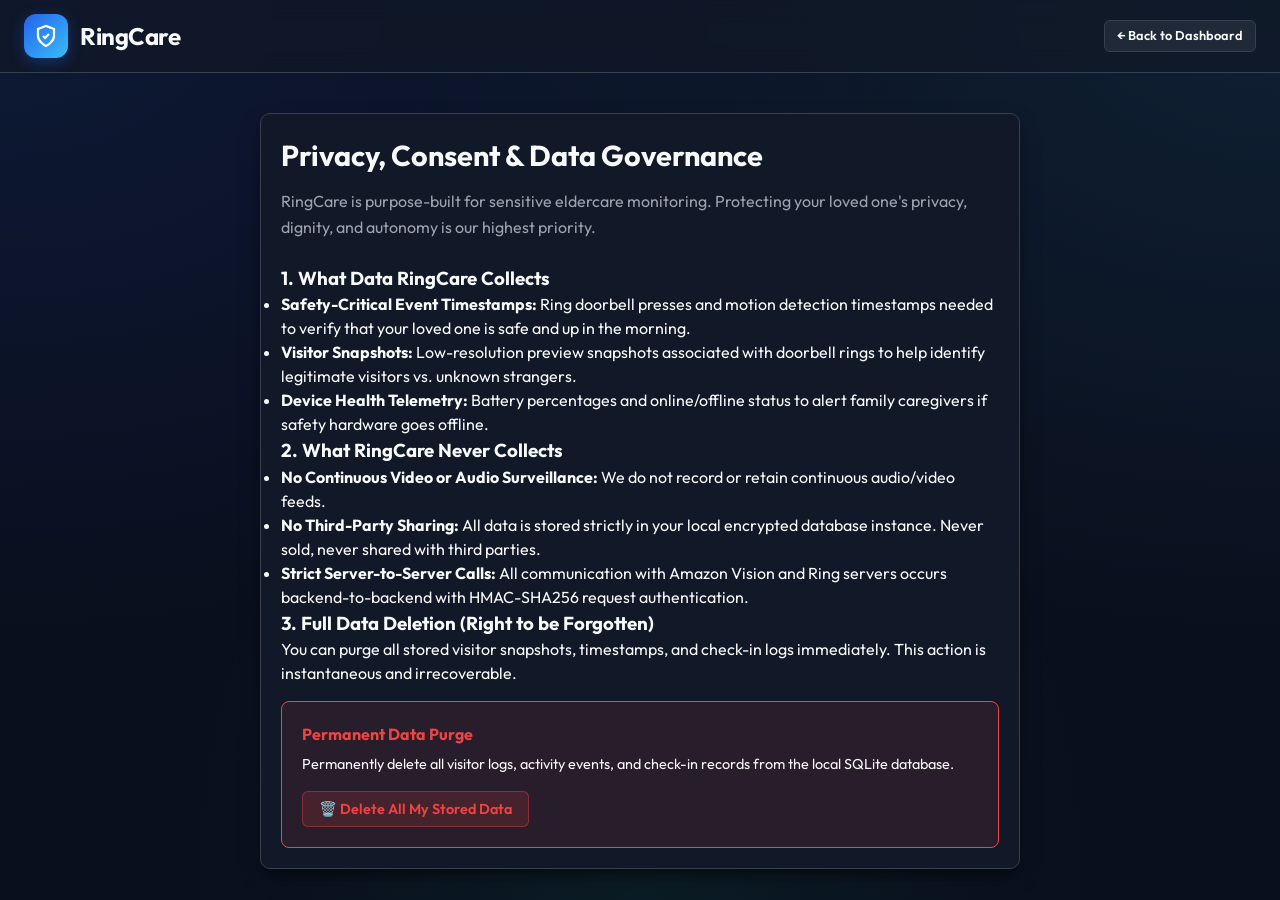
<file: templates/privacy.html>
<!DOCTYPE html>
<html lang="en">
<head>
  <meta charset="UTF-8">
  <meta name="viewport" content="width=device-width, initial-scale=1.0">
  <title>RingCare - Privacy & Consent</title>
  <link rel="stylesheet" href="/static/css/style.css">
  <link rel="stylesheet" href="/static/css/accessibility.css">
  <link rel="preconnect" href="https://fonts.googleapis.com">
  <link rel="preconnect" href="https://fonts.gstatic.com" crossorigin>
  <link href="https://fonts.googleapis.com/css2?family=Outfit:wght@400;500;600;700;800&display=swap" rel="stylesheet">
</head>
<body class="theme-dark">
  <header class="app-header">
    <div class="header-container">
      <div class="brand">
        <a href="/" class="brand-link">
          <div class="logo-circle">
            <svg width="24" height="24" viewBox="0 0 24 24" fill="none" stroke="currentColor" stroke-width="2.2">
              <path d="M12 22s8-4 8-10V5l-8-3-8 3v7c0 6 8 10 8 10z"/>
              <path d="m9 12 2 2 4-4"/>
            </svg>
          </div>
          <span class="brand-name">RingCare</span>
        </a>
      </div>
      <div>
        <a href="/" class="btn btn-secondary btn-small">&larr; Back to Dashboard</a>
      </div>
    </div>
  </header>

  <main class="main-content" style="max-width: 800px; margin: 40px auto; padding: 0 20px;">
    <div class="card">
      <h1 style="font-size: 1.8rem; margin-bottom: 12px;">Privacy, Consent & Data Governance</h1>
      <p style="color: var(--text-muted); line-height: 1.6; margin-bottom: 24px;">
        RingCare is purpose-built for sensitive eldercare monitoring. Protecting your loved one's privacy, dignity, and autonomy is our highest priority.
      </p>

      <div class="privacy-section">
        <h3>1. What Data RingCare Collects</h3>
        <ul>
          <li><strong>Safety-Critical Event Timestamps:</strong> Ring doorbell presses and motion detection timestamps needed to verify that your loved one is safe and up in the morning.</li>
          <li><strong>Visitor Snapshots:</strong> Low-resolution preview snapshots associated with doorbell rings to help identify legitimate visitors vs. unknown strangers.</li>
          <li><strong>Device Health Telemetry:</strong> Battery percentages and online/offline status to alert family caregivers if safety hardware goes offline.</li>
        </ul>
      </div>

      <div class="privacy-section">
        <h3>2. What RingCare Never Collects</h3>
        <ul>
          <li><strong>No Continuous Video or Audio Surveillance:</strong> We do not record or retain continuous audio/video feeds.</li>
          <li><strong>No Third-Party Sharing:</strong> All data is stored strictly in your local encrypted database instance. Never sold, never shared with third parties.</li>
          <li><strong>Strict Server-to-Server Calls:</strong> All communication with Amazon Vision and Ring servers occurs backend-to-backend with HMAC-SHA256 request authentication.</li>
        </ul>
      </div>

      <div class="privacy-section">
        <h3>3. Full Data Deletion (Right to be Forgotten)</h3>
        <p style="margin-bottom: 16px;">
          You can purge all stored visitor snapshots, timestamps, and check-in logs immediately. This action is instantaneous and irrecoverable.
        </p>

        <div style="background: rgba(239, 68, 68, 0.1); border: 1px solid var(--danger); padding: 20px; border-radius: 8px;">
          <h4 style="color: var(--danger); margin-bottom: 8px;">Permanent Data Purge</h4>
          <p style="font-size: 0.9rem; margin-bottom: 16px;">
            Permanently delete all visitor logs, activity events, and check-in records from the local SQLite database.
          </p>
          <button id="btn-purge-data" class="btn btn-danger" onclick="confirmPurgeData()">
            🗑️ Delete All My Stored Data
          </button>
          <span id="purge-status" style="margin-left: 12px; font-weight: 600;"></span>
        </div>
      </div>
    </div>
  </main>

  <script>
    async function confirmPurgeData() {
      if (!confirm("Are you sure you want to permanently delete all activity and visitor history? This cannot be undone.")) {
        return;
      }
      const btn = document.getElementById("btn-purge-data");
      const statusSpan = document.getElementById("purge-status");
      btn.disabled = true;
      statusSpan.innerText = "Purging...";

      try {
        const res = await fetch("/api/privacy/delete-data", { method: "POST" });
        const data = await res.json();
        if (data.status === "success") {
          statusSpan.style.color = "var(--success)";
          statusSpan.innerText = `Deleted ${data.details.events_deleted} events and ${data.details.checkins_deleted} check-in records.`;
        } else {
          statusSpan.style.color = "var(--danger)";
          statusSpan.innerText = "Error purging data.";
        }
      } catch (e) {
        statusSpan.style.color = "var(--danger)";
        statusSpan.innerText = "Network error.";
      } finally {
        btn.disabled = false;
      }
    }
  </script>
</body>
</html>
</file>
<file: static/css/style.css>
/* ==============================================================================
   RingCare Design System & Dashboard Styling
   Modern, Sleek, Glassmorphic, WCAG AA Compliant
   ============================================================================== */

:root {
  --bg-main: #0a0f1d;
  --bg-surface: #111827;
  --bg-surface-elevated: #1f2937;
  --bg-glass: rgba(17, 24, 39, 0.75);
  --border-color: #374151;
  --border-focus: #38bdf8;

  --text-main: #f9fafb;
  --text-muted: #9ca3af;
  --text-dim: #6b7280;

  --primary: #2563eb;
  --primary-hover: #1d4ed8;
  --primary-glow: rgba(37, 99, 235, 0.35);

  --accent-cyan: #38bdf8;
  --success: #10b981;
  --success-glow: rgba(16, 185, 129, 0.25);
  --warning: #f59e0b;
  --warning-glow: rgba(245, 158, 11, 0.25);
  --danger: #ef4444;
  --danger-glow: rgba(239, 68, 68, 0.35);

  --font-family-base: 'Outfit', system-ui, -apple-system, sans-serif;
  --font-family-display: 'Space Grotesk', 'Outfit', sans-serif;
  --radius-sm: 6px;
  --radius-md: 10px;
  --radius-lg: 16px;
  --radius-full: 9999px;

  --transition-fast: 0.15s ease;
  --transition-normal: 0.25s ease;
  --shadow-card: 0 10px 25px -5px rgba(0, 0, 0, 0.4), 0 8px 10px -6px rgba(0, 0, 0, 0.4);
}

/* Base Reset & Typography */
* {
  box-sizing: border-box;
  margin: 0;
  padding: 0;
}

body {
  font-family: var(--font-family-base);
  background-color: var(--bg-main);
  background-image: 
    radial-gradient(at 0% 0%, rgba(37, 99, 235, 0.12) 0px, transparent 50%),
    radial-gradient(at 100% 0%, rgba(56, 189, 248, 0.1) 0px, transparent 50%),
    radial-gradient(at 50% 100%, rgba(16, 185, 129, 0.08) 0px, transparent 50%);
  background-attachment: fixed;
  color: var(--text-main);
  line-height: 1.5;
  min-height: 100vh;
  -webkit-font-smoothing: antialiased;
}

a {
  color: var(--accent-cyan);
  text-decoration: none;
  transition: color var(--transition-fast);
}
a:hover {
  text-decoration: underline;
}

button {
  font-family: inherit;
  cursor: pointer;
}

/* Screen-Reader Only utility */
.sr-only {
  position: absolute;
  width: 1px;
  height: 1px;
  padding: 0;
  margin: -1px;
  overflow: hidden;
  clip: rect(0, 0, 0, 0);
  white-space: nowrap;
  border: 0;
}

/* ==============================================================================
   Accessibility Visual Alert Banner (Deaf & Hard-of-Hearing)
   ============================================================================== */
.visual-alert-banner {
  position: sticky;
  top: 0;
  z-index: 1000;
  background: linear-gradient(90deg, #b91c1c 0%, #dc2626 50%, #b91c1c 100%);
  color: #ffffff;
  padding: 16px 24px;
  box-shadow: 0 10px 30px rgba(220, 38, 38, 0.5);
  animation: bannerPulse 1.8s infinite alternate ease-in-out;
  border-bottom: 3px solid #fecaca;
  transition: transform 0.3s ease, opacity 0.3s ease;
}

.visual-alert-banner.hidden {
  display: none !important;
}

@keyframes bannerPulse {
  0% {
    background-color: #b91c1c;
    box-shadow: 0 0 25px rgba(239, 68, 68, 0.6);
  }
  100% {
    background-color: #ef4444;
    box-shadow: 0 0 45px rgba(239, 68, 68, 0.9);
  }
}

.alert-banner-inner {
  max-width: 1400px;
  margin: 0 auto;
  display: flex;
  align-items: center;
  gap: 20px;
  flex-wrap: wrap;
}

.alert-icon-pulse {
  font-size: 2.2rem;
  background: rgba(255, 255, 255, 0.2);
  width: 54px;
  height: 54px;
  border-radius: 50%;
  display: flex;
  align-items: center;
  justify-content: center;
  animation: iconBounce 1s infinite alternate;
}

@keyframes iconBounce {
  from { transform: scale(1); }
  to { transform: scale(1.15); }
}

.alert-text-group {
  flex: 1;
}

.alert-tag {
  font-size: 0.75rem;
  font-weight: 800;
  letter-spacing: 1.5px;
  background: rgba(0, 0, 0, 0.3);
  padding: 2px 8px;
  border-radius: var(--radius-sm);
  display: inline-block;
  margin-bottom: 4px;
}

.alert-banner-title {
  font-size: 1.4rem;
  font-weight: 800;
  letter-spacing: 0.5px;
  margin: 0;
  text-transform: uppercase;
}

.alert-banner-sub {
  font-size: 0.95rem;
  color: #fef2f2;
  margin-top: 2px;
}

.alert-actions {
  display: flex;
  gap: 10px;
}

.alert-snapshot-box {
  width: 90px;
  height: 52px;
  border-radius: var(--radius-sm);
  overflow: hidden;
  border: 2px solid rgba(255, 255, 255, 0.4);
  flex-shrink: 0;
  background: #000000;
}

.alert-banner-img {
  width: 100%;
  height: 100%;
  object-fit: cover;
  display: block;
}

.badge-offline-warning {
  display: inline-flex;
  align-items: center;
  gap: 4px;
  font-size: 0.75rem;
  font-weight: 700;
  background: rgba(245, 158, 11, 0.2);
  color: #fbbf24;
  border: 1px solid #f59e0b;
  padding: 2px 8px;
  border-radius: var(--radius-sm);
  margin-top: 4px;
}

.snapshot-badge.offline {
  background: rgba(239, 68, 68, 0.85) !important;
  color: #ffffff !important;
}

/* ==============================================================================
   Top Navigation Header
   ============================================================================== */
.app-header {
  background: var(--bg-glass);
  backdrop-filter: blur(12px);
  -webkit-backdrop-filter: blur(12px);
  border-bottom: 1px solid var(--border-color);
  position: sticky;
  top: 0;
  z-index: 900;
}

.header-container {
  max-width: 1400px;
  margin: 0 auto;
  padding: 14px 24px;
  display: flex;
  justify-content: space-between;
  align-items: center;
  gap: 20px;
  flex-wrap: wrap;
}

.brand-group {
  display: flex;
  align-items: center;
  gap: 20px;
  flex-wrap: wrap;
}

.brand-link {
  display: flex;
  align-items: center;
  gap: 12px;
  text-decoration: none;
  color: var(--text-main);
}
.brand-link:hover {
  text-decoration: none;
}

.logo-circle {
  width: 44px;
  height: 44px;
  border-radius: 12px;
  background: linear-gradient(135deg, var(--primary) 0%, #38bdf8 100%);
  color: #ffffff;
  display: flex;
  align-items: center;
  justify-content: center;
  box-shadow: 0 4px 14px var(--primary-glow);
}

.brand-name {
  font-family: var(--font-family-display);
  font-size: 1.5rem;
  font-weight: 700;
  letter-spacing: -0.5px;
}

.brand-badge {
  font-size: 0.7rem;
  font-weight: 700;
  color: var(--accent-cyan);
  background: rgba(56, 189, 248, 0.12);
  padding: 2px 6px;
  border-radius: 4px;
  border: 1px solid rgba(56, 189, 248, 0.3);
  margin-left: 6px;
  vertical-align: middle;
}

.account-pill {
  display: flex;
  align-items: center;
  gap: 8px;
  font-size: 0.85rem;
  background: var(--bg-surface-elevated);
  padding: 6px 14px;
  border-radius: var(--radius-full);
  border: 1px solid var(--border-color);
}

.online-indicator {
  width: 8px;
  height: 8px;
  border-radius: 50%;
  background: var(--success);
  box-shadow: 0 0 8px var(--success);
}

/* Accessibility Toolbar */
.accessibility-toolbar {
  display: flex;
  align-items: center;
  gap: 12px;
  flex-wrap: wrap;
}

.toolbar-item {
  display: flex;
  align-items: center;
  gap: 6px;
}

.toolbar-label {
  font-size: 0.8rem;
  color: var(--text-muted);
  font-weight: 600;
}

.btn-group {
  display: inline-flex;
  border-radius: var(--radius-sm);
  overflow: hidden;
  border: 1px solid var(--border-color);
}

.btn-group .btn-tool {
  border-radius: 0;
  border: none;
  border-right: 1px solid var(--border-color);
}
.btn-group .btn-tool:last-child {
  border-right: none;
}

/* Buttons */
.btn {
  display: inline-flex;
  align-items: center;
  justify-content: center;
  gap: 8px;
  padding: 8px 16px;
  font-size: 0.9rem;
  font-weight: 600;
  border-radius: var(--radius-sm);
  border: 1px solid transparent;
  transition: all var(--transition-fast);
  cursor: pointer;
  text-decoration: none;
}

.btn:focus-visible {
  outline: 3px solid var(--border-focus);
  outline-offset: 2px;
}

.btn-primary {
  background: var(--primary);
  color: #ffffff;
}
.btn-primary:hover {
  background: var(--primary-hover);
  box-shadow: 0 4px 14px var(--primary-glow);
}

.btn-secondary {
  background: var(--bg-surface-elevated);
  color: var(--text-main);
  border-color: var(--border-color);
}
.btn-secondary:hover {
  background: #374151;
  border-color: #4b5563;
}

.btn-danger {
  background: rgba(239, 68, 68, 0.15);
  color: var(--danger);
  border-color: rgba(239, 68, 68, 0.4);
}
.btn-danger:hover {
  background: var(--danger);
  color: #ffffff;
}

.btn-tool {
  background: var(--bg-surface);
  color: var(--text-main);
  border: 1px solid var(--border-color);
  padding: 6px 12px;
  font-size: 0.85rem;
  font-weight: 600;
  border-radius: var(--radius-sm);
}
.btn-tool:hover {
  background: var(--bg-surface-elevated);
  border-color: var(--accent-cyan);
}
.btn-tool.active {
  background: rgba(56, 189, 248, 0.15);
  border-color: var(--accent-cyan);
  color: var(--accent-cyan);
}

.btn-small {
  padding: 5px 12px;
  font-size: 0.8rem;
}
.btn-large {
  padding: 12px 24px;
  font-size: 1.05rem;
}
.btn-block {
  width: 100%;
}

/* ==============================================================================
   Demo Mode Panel & Simulation Bar
   ============================================================================== */
.demo-bar {
  background: linear-gradient(90deg, rgba(30, 41, 59, 0.95), rgba(15, 23, 42, 0.95));
  border: 1px solid rgba(56, 189, 248, 0.35);
  border-radius: var(--radius-md);
  padding: 16px 20px;
  margin-bottom: 24px;
  box-shadow: 0 4px 20px rgba(0, 0, 0, 0.3);
}

.demo-bar-header {
  display: flex;
  justify-content: space-between;
  align-items: center;
  margin-bottom: 12px;
  flex-wrap: wrap;
  gap: 10px;
}

.demo-tag {
  background: rgba(56, 189, 248, 0.2);
  color: var(--accent-cyan);
  font-weight: 800;
  font-size: 0.75rem;
  letter-spacing: 1px;
  padding: 3px 8px;
  border-radius: 4px;
  border: 1px solid var(--accent-cyan);
  margin-right: 8px;
}

.demo-subtitle {
  color: var(--text-muted);
  font-size: 0.85rem;
}

.demo-api-links {
  display: flex;
  gap: 8px;
}

.badge-code {
  font-family: monospace;
  font-size: 0.75rem;
  background: rgba(0, 0, 0, 0.4);
  color: #a5f3fc;
  padding: 3px 8px;
  border-radius: 4px;
  border: 1px solid rgba(56, 189, 248, 0.2);
}

.demo-actions-grid {
  display: grid;
  grid-template-columns: repeat(auto-fit, minmax(190px, 1fr));
  gap: 10px;
}

.btn-demo {
  background: #1e293b;
  color: var(--text-main);
  border: 1px solid #334155;
  padding: 10px 14px;
  font-size: 0.85rem;
  font-weight: 600;
  border-radius: var(--radius-sm);
  text-align: left;
  transition: all var(--transition-fast);
}
.btn-demo:hover {
  background: #334155;
  border-color: var(--accent-cyan);
  transform: translateY(-1px);
}

.btn-demo-ring:hover { border-color: #3b82f6; box-shadow: 0 0 10px rgba(59, 130, 246, 0.3); }
.btn-demo-motion:hover { border-color: #10b981; box-shadow: 0 0 10px rgba(16, 185, 129, 0.3); }
.btn-demo-pet:hover { border-color: #f59e0b; box-shadow: 0 0 10px rgba(245, 158, 11, 0.3); }
.btn-demo-inactivity:hover { border-color: #ef4444; box-shadow: 0 0 10px rgba(239, 68, 68, 0.3); }

/* ==============================================================================
   Main Layout & Cards
   ============================================================================== */
.main-content {
  max-width: 1400px;
  margin: 0 auto;
  padding: 24px;
}

.card {
  background: var(--bg-surface);
  border: 1px solid var(--border-color);
  border-radius: var(--radius-md);
  padding: 20px;
  box-shadow: var(--shadow-card);
  transition: border-color var(--transition-fast);
}

.card:hover {
  border-color: #4b5563;
}

.card-header {
  display: flex;
  justify-content: space-between;
  align-items: center;
  margin-bottom: 16px;
  gap: 12px;
}

.card-title {
  font-family: var(--font-family-display);
  font-size: 1.15rem;
  font-weight: 700;
  display: flex;
  align-items: center;
  gap: 10px;
  color: var(--text-main);
}

.card-subtitle {
  font-size: 0.85rem;
  color: var(--text-muted);
  margin-top: 4px;
}

/* Top Cards Grid */
.cards-grid {
  display: grid;
  grid-template-columns: repeat(auto-fit, minmax(320px, 1fr));
  gap: 20px;
  margin-bottom: 24px;
}

/* Card 1: Check-in Status */
.badge-time {
  font-size: 0.8rem;
  font-weight: 700;
  background: rgba(56, 189, 248, 0.15);
  color: var(--accent-cyan);
  padding: 3px 8px;
  border-radius: var(--radius-sm);
  border: 1px solid rgba(56, 189, 248, 0.3);
}

.checkin-status-indicator {
  display: flex;
  align-items: center;
  gap: 16px;
  background: rgba(0, 0, 0, 0.25);
  padding: 16px;
  border-radius: var(--radius-md);
  border: 1px solid var(--border-color);
  margin-bottom: 16px;
}

.status-icon {
  width: 52px;
  height: 52px;
  border-radius: 50%;
  display: flex;
  align-items: center;
  justify-content: center;
  font-size: 1.8rem;
  flex-shrink: 0;
}

.status-success {
  background: rgba(16, 185, 129, 0.2);
  color: var(--success);
  border: 2px solid var(--success);
}
.status-danger {
  background: rgba(239, 68, 68, 0.2);
  color: var(--danger);
  border: 2px solid var(--danger);
  animation: pulseDanger 1.5s infinite;
}
.status-pending {
  background: rgba(245, 158, 11, 0.2);
  color: var(--warning);
  border: 2px solid var(--warning);
}

@keyframes pulseDanger {
  0% { box-shadow: 0 0 0 0 rgba(239, 68, 68, 0.7); }
  70% { box-shadow: 0 0 0 10px rgba(239, 68, 68, 0); }
  100% { box-shadow: 0 0 0 0 rgba(239, 68, 68, 0); }
}

.status-state {
  font-size: 1.05rem;
  font-weight: 800;
  display: block;
}

.text-success { color: var(--success); }
.text-danger { color: var(--danger); }
.text-warning { color: var(--warning); }

.status-desc {
  font-size: 0.85rem;
  color: var(--text-muted);
  margin-top: 3px;
}

.checkin-controls {
  display: flex;
  align-items: center;
  justify-content: space-between;
  gap: 12px;
  flex-wrap: wrap;
}

.checkin-subtext {
  font-size: 0.75rem;
  color: var(--text-dim);
}

/* Card 2: Devices */
.badge-count {
  font-size: 0.8rem;
  font-weight: 600;
  background: var(--bg-surface-elevated);
  padding: 3px 8px;
  border-radius: var(--radius-sm);
  color: var(--text-muted);
}

.device-list {
  list-style: none;
  display: flex;
  flex-direction: column;
  gap: 10px;
}

.device-item {
  display: flex;
  align-items: center;
  gap: 12px;
  padding: 10px 14px;
  background: rgba(0, 0, 0, 0.2);
  border-radius: var(--radius-sm);
  border: 1px solid #2d3748;
}

.device-icon {
  font-size: 1.4rem;
  width: 38px;
  height: 38px;
  background: #1e293b;
  border-radius: var(--radius-sm);
  display: flex;
  align-items: center;
  justify-content: center;
}

.device-details {
  flex: 1;
}

.device-name-row {
  display: flex;
  align-items: center;
  gap: 8px;
}

.device-name {
  font-size: 0.95rem;
  color: var(--text-main);
}

.device-online-badge {
  font-size: 0.7rem;
  font-weight: 700;
  padding: 1px 6px;
  border-radius: 4px;
}
.device-online-badge.online {
  background: rgba(16, 185, 129, 0.2);
  color: var(--success);
}
.device-online-badge.offline {
  background: rgba(239, 68, 68, 0.2);
  color: var(--danger);
}

.device-meta {
  display: flex;
  gap: 12px;
  font-size: 0.75rem;
  color: var(--text-muted);
  margin-top: 3px;
}

.quiet-status.active {
  color: var(--warning);
}

/* Card 3: Chime */
.badge-pill {
  font-size: 0.75rem;
  background: rgba(37, 99, 235, 0.15);
  color: #93c5fd;
  padding: 2px 8px;
  border-radius: var(--radius-full);
}

.chime-desc {
  font-size: 0.85rem;
  color: var(--text-muted);
  margin-bottom: 12px;
}

.quick-chime-buttons {
  display: flex;
  flex-direction: column;
  gap: 8px;
  margin-bottom: 14px;
}

.btn-quick-chime {
  background: #1e293b;
  color: var(--text-main);
  border: 1px solid #334155;
  padding: 8px 12px;
  border-radius: var(--radius-sm);
  font-size: 0.85rem;
  text-align: left;
  font-weight: 500;
  transition: all var(--transition-fast);
}
.btn-quick-chime:hover {
  background: #2563eb;
  border-color: #3b82f6;
  color: #ffffff;
}

.custom-chime-group {
  display: flex;
  gap: 8px;
}

.form-control {
  flex: 1;
  background: #0f172a;
  border: 1px solid var(--border-color);
  color: var(--text-main);
  padding: 8px 12px;
  border-radius: var(--radius-sm);
  font-size: 0.9rem;
}
.form-control:focus {
  outline: none;
  border-color: var(--accent-cyan);
  box-shadow: 0 0 0 2px rgba(56, 189, 248, 0.2);
}

.chime-status-feedback {
  font-size: 0.8rem;
  color: var(--success);
  margin-top: 8px;
  min-height: 18px;
}

/* ==============================================================================
   Main Grid: Visitor Log & Sidebar
   ============================================================================== */
.main-grid {
  display: grid;
  grid-template-columns: 2fr 1fr;
  gap: 20px;
}

@media (max-width: 1024px) {
  .main-grid {
    grid-template-columns: 1fr;
  }
}

.flex-between {
  display: flex;
  justify-content: space-between;
  align-items: flex-start;
  flex-wrap: wrap;
}

/* Filter Tabs */
.filter-tabs {
  display: flex;
  gap: 6px;
  background: rgba(0, 0, 0, 0.3);
  padding: 4px;
  border-radius: var(--radius-sm);
  border: 1px solid var(--border-color);
  flex-wrap: wrap;
}

.tab-btn {
  background: transparent;
  color: var(--text-muted);
  border: none;
  padding: 6px 12px;
  font-size: 0.8rem;
  font-weight: 600;
  border-radius: 4px;
  cursor: pointer;
  transition: all var(--transition-fast);
}
.tab-btn:hover {
  color: var(--text-main);
}
.tab-btn.active {
  background: var(--primary);
  color: #ffffff;
}

/* Events Feed */
.events-container {
  display: flex;
  flex-direction: column;
  gap: 16px;
  max-height: 750px;
  overflow-y: auto;
  padding-right: 6px;
}

.events-container::-webkit-scrollbar {
  width: 6px;
}
.events-container::-webkit-scrollbar-thumb {
  background: #374151;
  border-radius: 4px;
}

.event-card {
  display: flex;
  gap: 16px;
  background: rgba(0, 0, 0, 0.2);
  border: 1px solid #2d3748;
  border-radius: var(--radius-md);
  padding: 14px;
  transition: all var(--transition-fast);
}
.event-card:hover {
  border-color: #4b5563;
  background: rgba(0, 0, 0, 0.3);
}

.event-card.alert-border {
  border-left: 4px solid var(--primary);
}
.event-card.new-pulse {
  animation: newEventPulse 2s ease-out;
}

@keyframes newEventPulse {
  0% { background: rgba(56, 189, 248, 0.2); border-color: var(--accent-cyan); }
  100% { background: rgba(0, 0, 0, 0.2); border-color: #2d3748; }
}

.event-thumbnail-box {
  width: 130px;
  height: 80px;
  position: relative;
  border-radius: var(--radius-sm);
  overflow: hidden;
  border: 1px solid #374151;
  flex-shrink: 0;
  cursor: pointer;
}

.event-snapshot {
  width: 100%;
  height: 100%;
  object-fit: cover;
  transition: transform 0.2s ease;
}
.event-snapshot:hover {
  transform: scale(1.05);
}

.snapshot-badge {
  position: absolute;
  bottom: 3px;
  left: 3px;
  font-size: 0.65rem;
  background: rgba(0, 0, 0, 0.7);
  color: #ffffff;
  padding: 1px 4px;
  border-radius: 2px;
}

.event-content {
  flex: 1;
}

.event-headline {
  display: flex;
  justify-content: space-between;
  align-items: center;
  margin-bottom: 6px;
}

.event-type-badge {
  font-size: 0.75rem;
  font-weight: 700;
  padding: 2px 8px;
  border-radius: var(--radius-sm);
  background: #1e293b;
  color: var(--text-main);
}
.event-type-badge.button_press {
  background: rgba(59, 130, 246, 0.2);
  color: #60a5fa;
  border: 1px solid rgba(59, 130, 246, 0.4);
}
.event-type-badge.motion_detected {
  background: rgba(16, 185, 129, 0.2);
  color: #34d399;
  border: 1px solid rgba(16, 185, 129, 0.4);
}

.event-timestamp {
  font-size: 0.8rem;
  color: var(--text-muted);
}

.event-title {
  font-size: 1.05rem;
  font-weight: 700;
  margin-bottom: 8px;
}

/* Visitor Tagging Buttons */
.visitor-tag-group {
  display: flex;
  align-items: center;
  gap: 10px;
  margin-bottom: 10px;
  flex-wrap: wrap;
}

.visitor-label {
  font-size: 0.8rem;
  color: var(--text-muted);
}

.tag-buttons {
  display: flex;
  gap: 6px;
}

.btn-tag {
  background: #1e293b;
  border: 1px solid #374151;
  color: var(--text-muted);
  font-size: 0.75rem;
  font-weight: 700;
  padding: 3px 10px;
  border-radius: var(--radius-sm);
  cursor: pointer;
  transition: all var(--transition-fast);
}

.btn-tag-known.active {
  background: rgba(16, 185, 129, 0.2);
  border-color: var(--success);
  color: var(--success);
}
.btn-tag-unknown.active {
  background: rgba(239, 68, 68, 0.2);
  border-color: var(--danger);
  color: var(--danger);
}

.visitor-notes-row {
  display: flex;
  gap: 8px;
}

.notes-input {
  flex: 1;
  background: rgba(0, 0, 0, 0.3);
  border: 1px solid #374151;
  color: var(--text-main);
  padding: 4px 10px;
  border-radius: var(--radius-sm);
  font-size: 0.8rem;
}
.notes-input:focus {
  outline: none;
  border-color: var(--accent-cyan);
}

.btn-save-note {
  padding: 4px 10px;
}

/* ==============================================================================
   Right Sidebar Column
   ============================================================================== */
.sidebar-column {
  display: flex;
  flex-direction: column;
  gap: 20px;
}

/* Today's Activity Rhythm Bars */
.timeline-desc {
  font-size: 0.85rem;
  color: var(--text-muted);
  margin-bottom: 16px;
}

.activity-bars-container {
  display: flex;
  justify-content: space-between;
  align-items: flex-end;
  height: 120px;
  padding: 10px 0;
  border-bottom: 1px solid var(--border-color);
}

.timeline-hour {
  display: flex;
  flex-direction: column;
  align-items: center;
  gap: 8px;
  flex: 1;
}

.bar-track {
  width: 14px;
  height: 80px;
  background: #1e293b;
  border-radius: 4px;
  display: flex;
  align-items: flex-end;
  overflow: hidden;
}

.bar-fill {
  width: 100%;
  background: #3b82f6;
  border-radius: 4px 4px 0 0;
  transition: height 0.5s ease;
}
.bar-fill.active {
  background: var(--success);
  box-shadow: 0 0 8px var(--success-glow);
}

.hour-label {
  font-size: 0.7rem;
  color: var(--text-dim);
}

.timeline-legend {
  display: flex;
  justify-content: space-between;
  font-size: 0.75rem;
  color: var(--text-muted);
  margin-top: 10px;
}

/* Privacy & Tech Cards */
.privacy-note {
  font-size: 0.85rem;
  color: var(--text-muted);
  line-height: 1.5;
  margin-bottom: 16px;
}

.privacy-actions {
  display: flex;
  gap: 10px;
}

.tech-list {
  list-style: none;
  display: flex;
  flex-direction: column;
  gap: 8px;
  font-size: 0.85rem;
}
.tech-list li {
  display: flex;
  justify-content: space-between;
  color: var(--text-muted);
}
.tech-list code {
  color: var(--accent-cyan);
  font-family: monospace;
}

/* ==============================================================================
   Modals
   ============================================================================== */
.modal {
  position: fixed;
  inset: 0;
  z-index: 2000;
  display: flex;
  align-items: center;
  justify-content: center;
  padding: 20px;
}

.modal.hidden {
  display: none !important;
}

.modal-backdrop {
  position: absolute;
  inset: 0;
  background: rgba(0, 0, 0, 0.75);
  backdrop-filter: blur(4px);
}

.modal-dialog {
  position: relative;
  background: var(--bg-surface);
  border: 1px solid var(--border-color);
  border-radius: var(--radius-md);
  max-width: 680px;
  width: 100%;
  box-shadow: 0 20px 40px rgba(0, 0, 0, 0.6);
  z-index: 10;
  overflow: hidden;
}

.modal-header {
  display: flex;
  justify-content: space-between;
  align-items: center;
  padding: 16px 20px;
  border-bottom: 1px solid var(--border-color);
}

.modal-title {
  font-size: 1.1rem;
  font-weight: 700;
}

.modal-close {
  background: transparent;
  border: none;
  color: var(--text-muted);
  font-size: 1.2rem;
  cursor: pointer;
}
.modal-close:hover {
  color: var(--text-main);
}

.modal-body {
  padding: 20px;
}

.modal-snapshot-img {
  width: 100%;
  border-radius: var(--radius-sm);
  border: 1px solid #374151;
}

.modal-meta {
  margin-top: 12px;
  font-size: 0.85rem;
  color: var(--text-muted);
}

/* ==============================================================================
   Account Link Page Special Styles
   ============================================================================== */
.link-body {
  display: flex;
  align-items: center;
  justify-content: center;
  padding: 40px 20px;
}

.link-container {
  max-width: 580px;
  width: 100%;
}

.link-card {
  background: var(--bg-surface);
  border: 1px solid var(--border-color);
  border-radius: var(--radius-lg);
  padding: 36px;
  box-shadow: var(--shadow-card);
}

.brand-header {
  display: flex;
  align-items: center;
  gap: 16px;
  margin-bottom: 24px;
}

.brand-title {
  font-size: 1.8rem;
  font-weight: 800;
}

.brand-tagline {
  font-size: 0.85rem;
  color: var(--text-muted);
}

.link-banner {
  background: rgba(37, 99, 235, 0.1);
  border: 1px solid rgba(37, 99, 235, 0.3);
  padding: 16px;
  border-radius: var(--radius-md);
  margin-bottom: 24px;
}
.link-banner h2 {
  font-size: 1.15rem;
  color: #93c5fd;
  margin-bottom: 4px;
}
.link-banner p {
  font-size: 0.85rem;
  color: #bfdbfe;
}

.security-note {
  margin-bottom: 20px;
}

.security-badge {
  font-size: 0.7rem;
  font-weight: 800;
  text-transform: uppercase;
  background: rgba(16, 185, 129, 0.15);
  color: var(--success);
  padding: 2px 6px;
  border-radius: 4px;
  border: 1px solid var(--success);
}

.security-note p {
  font-size: 0.85rem;
  color: var(--text-muted);
  margin-top: 6px;
}

.form-group {
  margin-bottom: 18px;
}

.form-label {
  display: block;
  font-size: 0.9rem;
  font-weight: 600;
  margin-bottom: 6px;
}

.form-text {
  font-size: 0.75rem;
  color: var(--text-dim);
  display: block;
  margin-top: 4px;
}

.nonce-metadata-card {
  background: rgba(0, 0, 0, 0.3);
  border: 1px solid #374151;
  border-radius: var(--radius-sm);
  padding: 12px;
  margin-bottom: 20px;
}
.nonce-metadata-card h4 {
  font-size: 0.8rem;
  text-transform: uppercase;
  letter-spacing: 0.5px;
  color: var(--text-muted);
  margin-bottom: 8px;
}

.meta-row {
  display: flex;
  justify-content: space-between;
  font-size: 0.8rem;
  margin-bottom: 4px;
}
.meta-label { color: var(--text-dim); }
.meta-value { color: var(--accent-cyan); word-break: break-all; }

.demo-quicklink-box {
  margin-top: 24px;
  padding: 14px;
  border-radius: var(--radius-sm);
  background: rgba(245, 158, 11, 0.1);
  border: 1px solid rgba(245, 158, 11, 0.3);
}
.demo-pill {
  font-size: 0.7rem;
  font-weight: 800;
  color: var(--warning);
  text-transform: uppercase;
}
.demo-quicklink-box p {
  font-size: 0.8rem;
  color: #fde68a;
  margin: 6px 0 10px 0;
}

.footer-links {
  margin-top: 28px;
  text-align: center;
  font-size: 0.85rem;
  color: var(--text-dim);
  display: flex;
  justify-content: center;
  gap: 12px;
}

.alert {
  display: flex;
  gap: 12px;
  padding: 14px;
  border-radius: var(--radius-md);
  margin-bottom: 20px;
}
.alert-success {
  background: rgba(16, 185, 129, 0.15);
  border: 1px solid var(--success);
  color: #a7f3d0;
}
.alert-error {
  background: rgba(239, 68, 68, 0.15);
  border: 1px solid var(--danger);
  color: #fecaca;
}
.alert-warning {
  background: rgba(245, 158, 11, 0.15);
  border: 1px solid var(--warning);
  color: #fde68a;
}

/* ==============================================================================
   Card 4: ESP32 USB Hardware Control Styles
   ============================================================================== */

.badge-status {
  font-size: 0.78rem;
  font-weight: 700;
  padding: 3px 10px;
  border-radius: var(--radius-sm);
  display: inline-flex;
  align-items: center;
  gap: 5px;
}
.badge-status.badge-connected {
  background: rgba(16, 185, 129, 0.2);
  color: #34d399;
  border: 1px solid rgba(16, 185, 129, 0.4);
}
.badge-status.badge-disconnected {
  background: rgba(148, 163, 184, 0.15);
  color: var(--text-muted);
  border: 1px solid rgba(148, 163, 184, 0.3);
}
.badge-status.badge-error {
  background: rgba(239, 68, 68, 0.2);
  color: #f87171;
  border: 1px solid rgba(239, 68, 68, 0.4);
}

.esp32-body {
  display: flex;
  flex-direction: column;
  gap: 14px;
}

/* Port selector row */
.esp32-port-row {
  display: flex;
  align-items: center;
  justify-content: space-between;
  flex-wrap: wrap;
  gap: 10px;
  padding: 8px 12px;
  background: rgba(0, 0, 0, 0.25);
  border-radius: var(--radius-sm);
  border: 1px solid #334155;
}

.esp32-port-info {
  display: flex;
  align-items: center;
  gap: 6px;
}

.port-label {
  font-size: 0.8rem;
  color: var(--text-muted);
}

.port-badge {
  font-size: 0.85rem;
  font-family: monospace;
  color: var(--accent-cyan);
  background: rgba(56, 189, 248, 0.12);
  padding: 2px 7px;
  border-radius: 4px;
  border: 1px solid rgba(56, 189, 248, 0.25);
}

.esp32-port-selector-group {
  display: flex;
  align-items: center;
  gap: 6px;
}

.esp32-port-selector-group select {
  font-size: 0.8rem;
  padding: 4px 8px;
  height: 30px;
  min-width: 130px;
  background: #0f172a;
  color: var(--text-main);
  border: 1px solid #475569;
  border-radius: 4px;
}

/* Buzzer real-time status banner */
.buzzer-status-banner {
  display: flex;
  align-items: center;
  justify-content: space-between;
  padding: 12px 14px;
  background: rgba(15, 23, 42, 0.6);
  border-radius: var(--radius-sm);
  border: 1px solid #334155;
  transition: all 0.25s ease;
}

.buzzer-status-banner.buzzer-active {
  background: rgba(239, 68, 68, 0.2);
  border-color: #ef4444;
  box-shadow: 0 0 16px rgba(239, 68, 68, 0.35);
  animation: pulse-buzzer 1.2s infinite ease-in-out;
}

@keyframes pulse-buzzer {
  0%, 100% {
    box-shadow: 0 0 10px rgba(239, 68, 68, 0.25);
    border-color: rgba(239, 68, 68, 0.6);
  }
  50% {
    box-shadow: 0 0 22px rgba(239, 68, 68, 0.6);
    border-color: #ef4444;
  }
}

.buzzer-indicator-dot {
  width: 12px;
  height: 12px;
  border-radius: 50%;
  background: #64748b;
  margin-right: 10px;
  transition: all 0.25s ease;
}

.buzzer-status-banner.buzzer-active .buzzer-indicator-dot {
  background: #ef4444;
  box-shadow: 0 0 8px #ef4444;
  animation: blink-dot 0.6s infinite alternate;
}

@keyframes blink-dot {
  from { opacity: 0.4; }
  to { opacity: 1; }
}

.buzzer-status-text {
  display: flex;
  align-items: center;
  gap: 8px;
  flex: 1;
}

.buzzer-state-label {
  font-size: 0.85rem;
  color: var(--text-muted);
}

.buzzer-state-value {
  font-size: 1rem;
  font-weight: 700;
  color: var(--text-main);
  letter-spacing: 0.5px;
}

.buzzer-status-banner.buzzer-active .buzzer-state-value {
  color: #f87171;
  text-shadow: 0 0 8px rgba(239, 68, 68, 0.4);
}

.buzzer-pin-tag {
  font-size: 0.72rem;
  color: var(--text-dim);
  font-family: monospace;
  background: rgba(255, 255, 255, 0.05);
  padding: 2px 6px;
  border-radius: 4px;
}

/* Buzzer action buttons */
.esp32-actions-grid {
  display: grid;
  grid-template-columns: repeat(3, 1fr);
  gap: 8px;
}

.btn-esp32 {
  font-size: 0.82rem;
  font-weight: 600;
  padding: 9px 8px;
  border-radius: var(--radius-sm);
  border: none;
  cursor: pointer;
  display: flex;
  align-items: center;
  justify-content: center;
  gap: 5px;
  transition: all 0.2s ease;
}

.btn-esp32.btn-ring {
  background: rgba(239, 68, 68, 0.2);
  color: #fca5a5;
  border: 1px solid rgba(239, 68, 68, 0.4);
}
.btn-esp32.btn-ring:hover {
  background: #ef4444;
  color: #fff;
  box-shadow: 0 0 12px rgba(239, 68, 68, 0.4);
}

.btn-esp32.btn-stop {
  background: rgba(245, 158, 11, 0.2);
  color: #fcd34d;
  border: 1px solid rgba(245, 158, 11, 0.4);
}
.btn-esp32.btn-stop:hover {
  background: #f59e0b;
  color: #000;
  box-shadow: 0 0 12px rgba(245, 158, 11, 0.4);
}

.btn-esp32.btn-test {
  background: rgba(56, 189, 248, 0.15);
  color: #7dd3fc;
  border: 1px solid rgba(56, 189, 248, 0.35);
}
.btn-esp32.btn-test:hover {
  background: var(--accent-cyan);
  color: #0f172a;
  box-shadow: 0 0 12px rgba(56, 189, 248, 0.4);
}

/* Alert Telemetry Card */
.esp32-alert-telemetry {
  background: rgba(0, 0, 0, 0.2);
  border: 1px solid #2d3748;
  border-radius: var(--radius-sm);
  padding: 10px 12px;
}

.telemetry-header {
  display: flex;
  align-items: center;
  justify-content: space-between;
  margin-bottom: 5px;
}

.telemetry-title {
  font-size: 0.75rem;
  font-weight: 700;
  text-transform: uppercase;
  color: var(--text-dim);
  letter-spacing: 0.5px;
}

.badge-source {
  font-size: 0.68rem;
  font-weight: 700;
  padding: 1px 6px;
  border-radius: 4px;
}
.badge-source.source-auto {
  background: rgba(239, 68, 68, 0.2);
  color: #f87171;
  border: 1px solid rgba(239, 68, 68, 0.3);
}
.badge-source.source-manual {
  background: rgba(56, 189, 248, 0.2);
  color: var(--accent-cyan);
  border: 1px solid rgba(56, 189, 248, 0.3);
}

.telemetry-reason {
  font-size: 0.82rem;
  color: var(--text-main);
  margin: 0 0 6px 0;
  line-height: 1.35;
}

.telemetry-meta {
  font-size: 0.72rem;
  color: var(--text-muted);
  display: flex;
  gap: 6px;
}

.meta-label {
  color: var(--text-dim);
}

.esp32-status-feedback {
  font-size: 0.78rem;
  min-height: 18px;
  text-align: center;
  transition: opacity 0.3s ease;
}
.esp32-status-feedback.success {
  color: #34d399;
}
.esp32-status-feedback.error {
  color: #f87171;
}
.esp32-status-feedback.info {
  color: var(--accent-cyan);
}
</file>
<file: static/css/accessibility.css>
/* ==============================================================================
   RingCare Accessibility Stylesheet (WCAG AAA Compliance)
   Features:
   - High Contrast Mode (Deep Black + Vivid Yellow & White)
   - Dynamic Text Sizing (Normal, Large, Extra Large)
   - Focus Indicators & Keyboard Navigation
   - Reduced Motion Fallbacks
   ============================================================================== */

/* Font Size Scales */
body.font-normal {
  font-size: 16px;
}

body.font-large {
  font-size: 19px;
}
body.font-large .card-title {
  font-size: 1.35rem;
}
body.font-large .event-title {
  font-size: 1.25rem;
}
body.font-large .btn {
  font-size: 1.05rem;
  padding: 10px 18px;
}
body.font-large .alert-banner-title {
  font-size: 1.65rem;
}

body.font-xlarge {
  font-size: 22px;
}
body.font-xlarge .card-title {
  font-size: 1.6rem;
}
body.font-xlarge .event-title {
  font-size: 1.4rem;
}
body.font-xlarge .btn {
  font-size: 1.2rem;
  padding: 12px 22px;
}
body.font-xlarge .alert-banner-title {
  font-size: 2rem;
}

/* ==============================================================================
   WCAG AAA High Contrast Mode (Black & Yellow Theme)
   ============================================================================== */
body.theme-high-contrast {
  --bg-main: #000000;
  --bg-surface: #0a0a0a;
  --bg-surface-elevated: #1a1a1a;
  --bg-glass: #000000;
  --border-color: #ffffff;
  --border-focus: #ffff00;

  --text-main: #ffffff;
  --text-muted: #e5e5e5;
  --text-dim: #cccccc;

  --primary: #ffff00;
  --primary-hover: #e6e600;
  --accent-cyan: #00ffff;
  --success: #00ff66;
  --warning: #ffff00;
  --danger: #ff3333;
}

body.theme-high-contrast .card {
  border: 2px solid #ffffff;
  background: #000000;
  box-shadow: none;
}

body.theme-high-contrast .card:hover {
  border-color: #ffff00;
}

body.theme-high-contrast .app-header {
  border-bottom: 2px solid #ffffff;
  background: #000000;
}

body.theme-high-contrast .visual-alert-banner {
  background: #ff0000 !important;
  color: #ffffff !important;
  border-bottom: 4px solid #ffff00 !important;
}

body.theme-high-contrast .alert-tag {
  background: #000000;
  color: #ffff00;
  border: 1px solid #ffff00;
}

body.theme-high-contrast .btn-primary {
  background: #ffff00;
  color: #000000;
  font-weight: 800;
  border: 2px solid #ffffff;
}
body.theme-high-contrast .btn-primary:hover {
  background: #ffffff;
  color: #000000;
}

body.theme-high-contrast .btn-secondary,
body.theme-high-contrast .btn-tool {
  background: #000000;
  color: #ffffff;
  border: 2px solid #ffffff;
}
body.theme-high-contrast .btn-secondary:hover,
body.theme-high-contrast .btn-tool:hover {
  background: #ffff00;
  color: #000000;
  border-color: #ffff00;
}

body.theme-high-contrast .btn-tag-known.active {
  background: #00ff66;
  color: #000000;
  font-weight: 800;
  border: 2px solid #ffffff;
}
body.theme-high-contrast .btn-tag-unknown.active {
  background: #ff3333;
  color: #ffffff;
  font-weight: 800;
  border: 2px solid #ffffff;
}

body.theme-high-contrast .event-card {
  border: 2px solid #ffffff;
  background: #0a0a0a;
}

body.theme-high-contrast .form-control,
body.theme-high-contrast .notes-input {
  background: #000000;
  color: #ffffff;
  border: 2px solid #ffffff;
}
body.theme-high-contrast .form-control:focus,
body.theme-high-contrast .notes-input:focus {
  border-color: #ffff00;
  box-shadow: 0 0 0 3px #ffff00;
}

/* ==============================================================================
   Keyboard Navigation & Focus Indicators
   ============================================================================== */
:focus-visible {
  outline: 3px solid #38bdf8 !important;
  outline-offset: 3px !important;
}

body.theme-high-contrast :focus-visible {
  outline: 4px solid #ffff00 !important;
  outline-offset: 4px !important;
}

/* ==============================================================================
   Reduced Motion
   ============================================================================== */
@media (prefers-reduced-motion: reduce) {
  *,
  *::before,
  *::after {
    animation-duration: 0.01ms !important;
    animation-iteration-count: 1 !important;
    transition-duration: 0.01ms !important;
    scroll-behavior: auto !important;
  }
}
</file>
